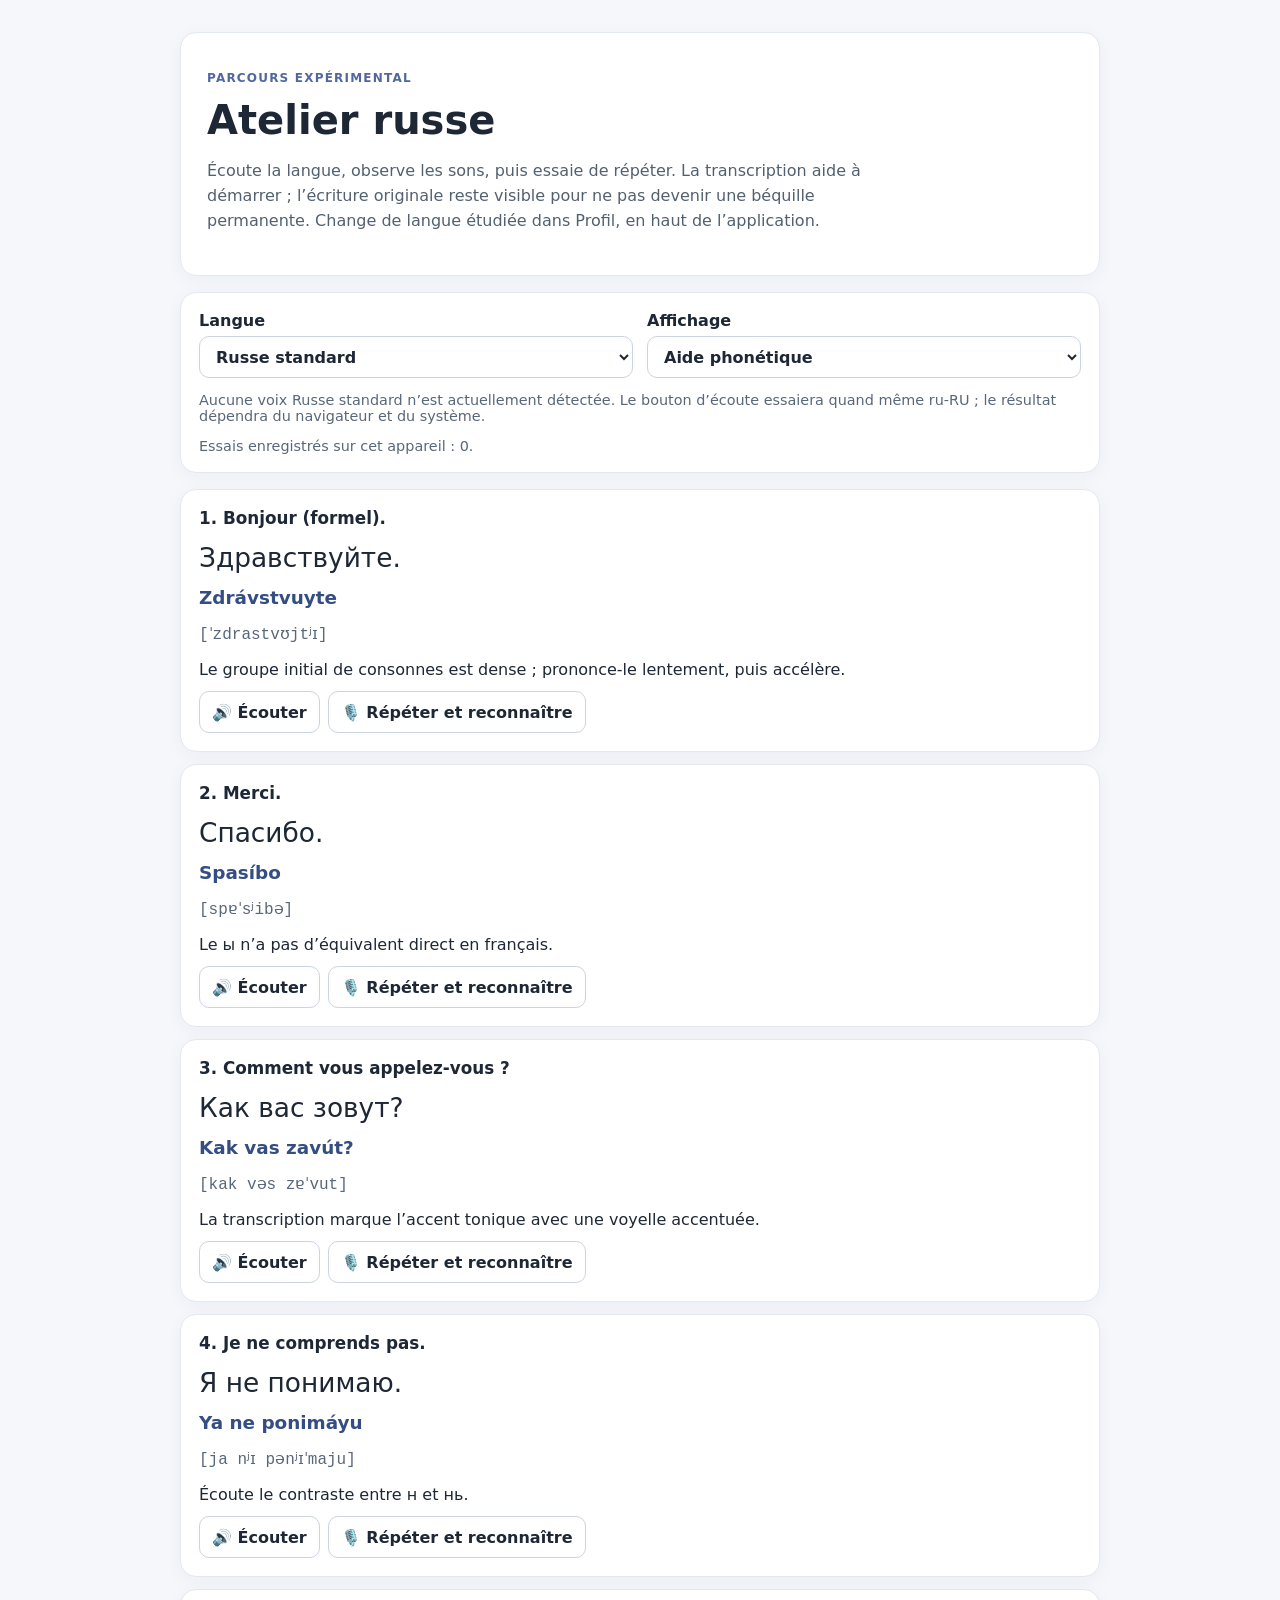
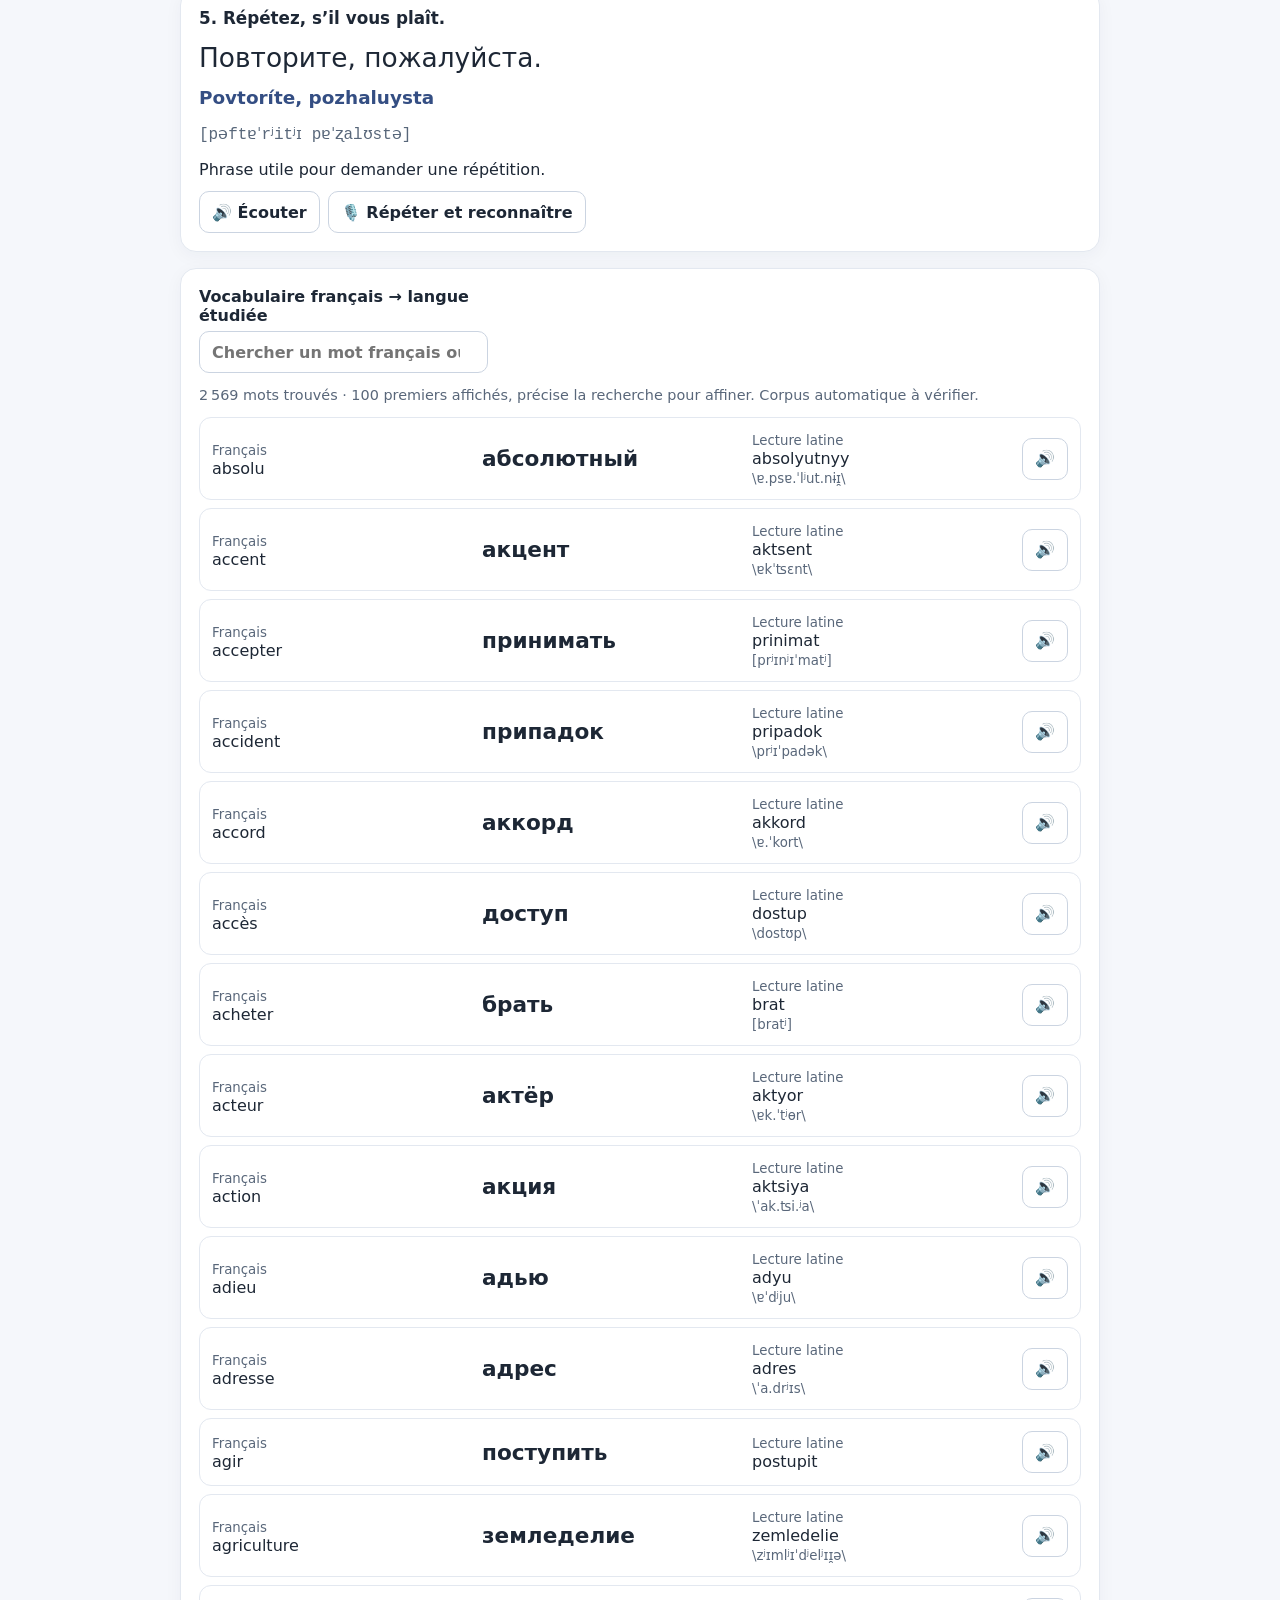
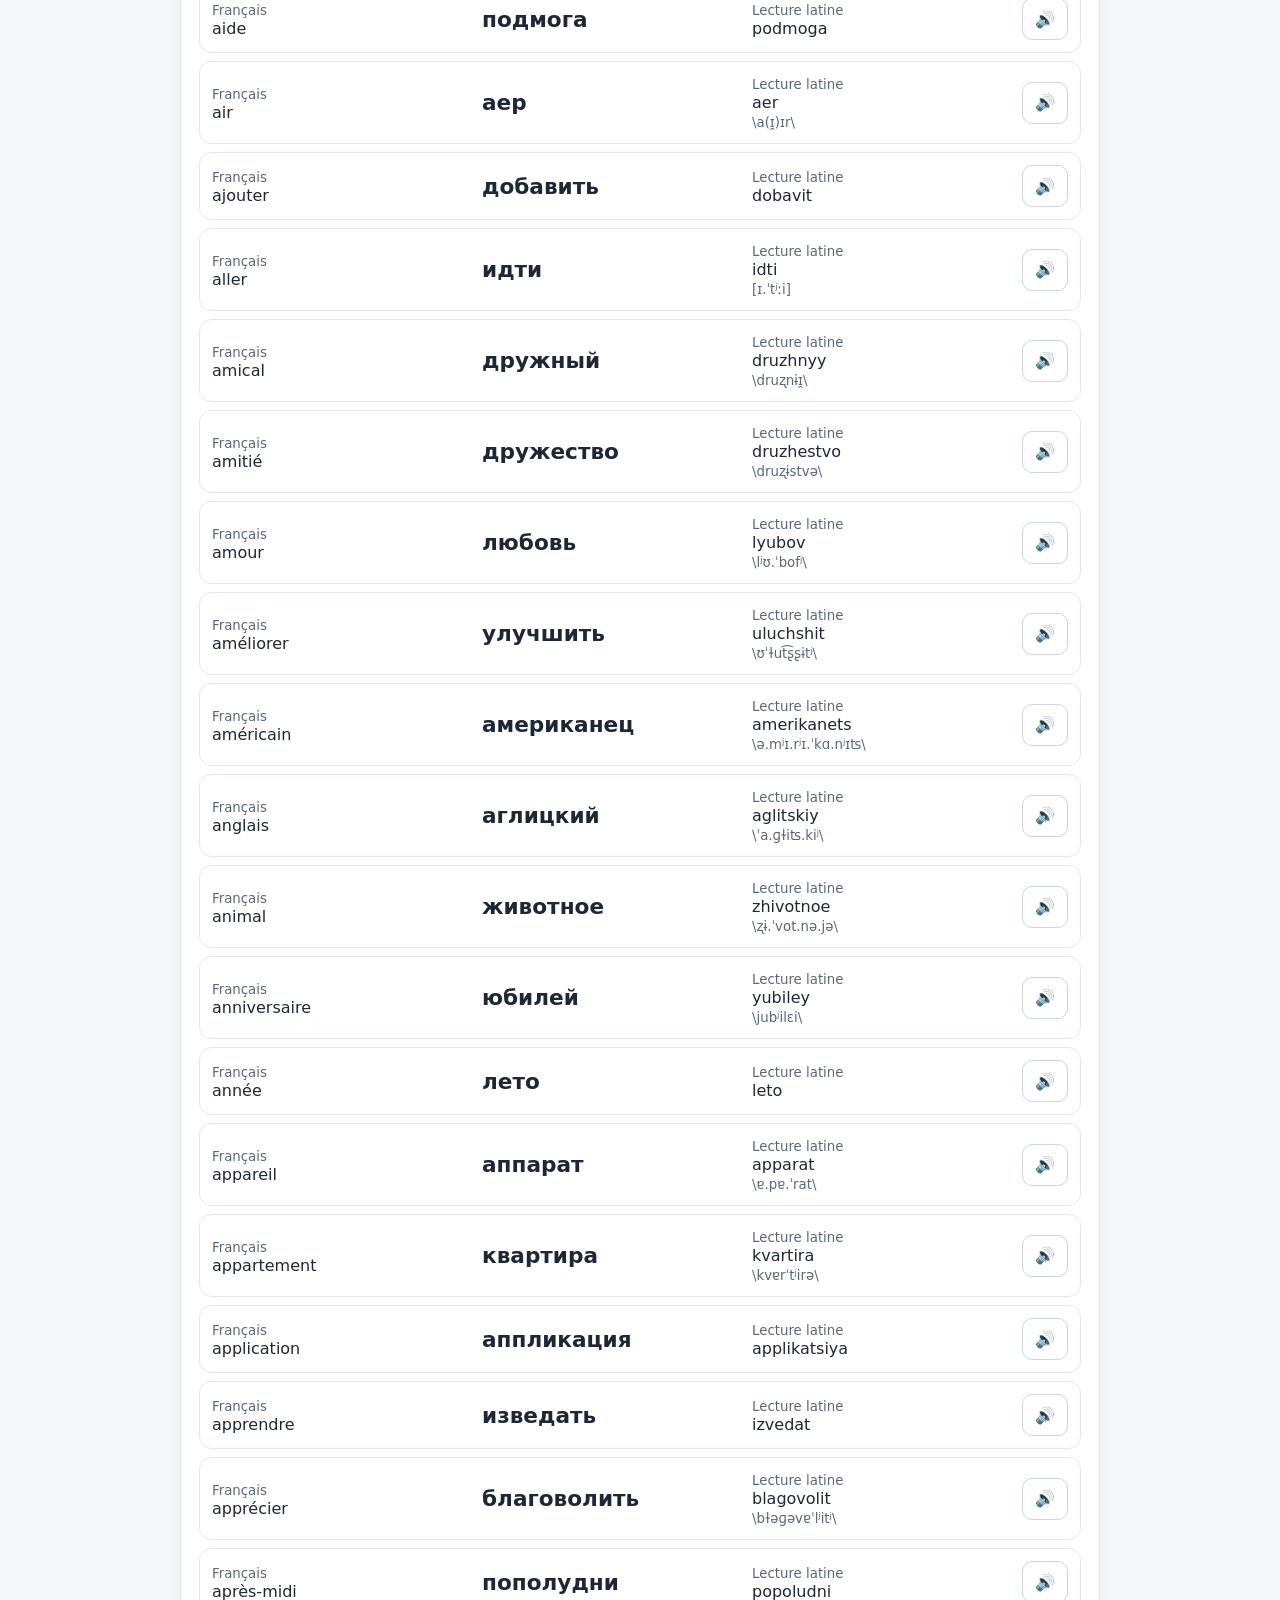
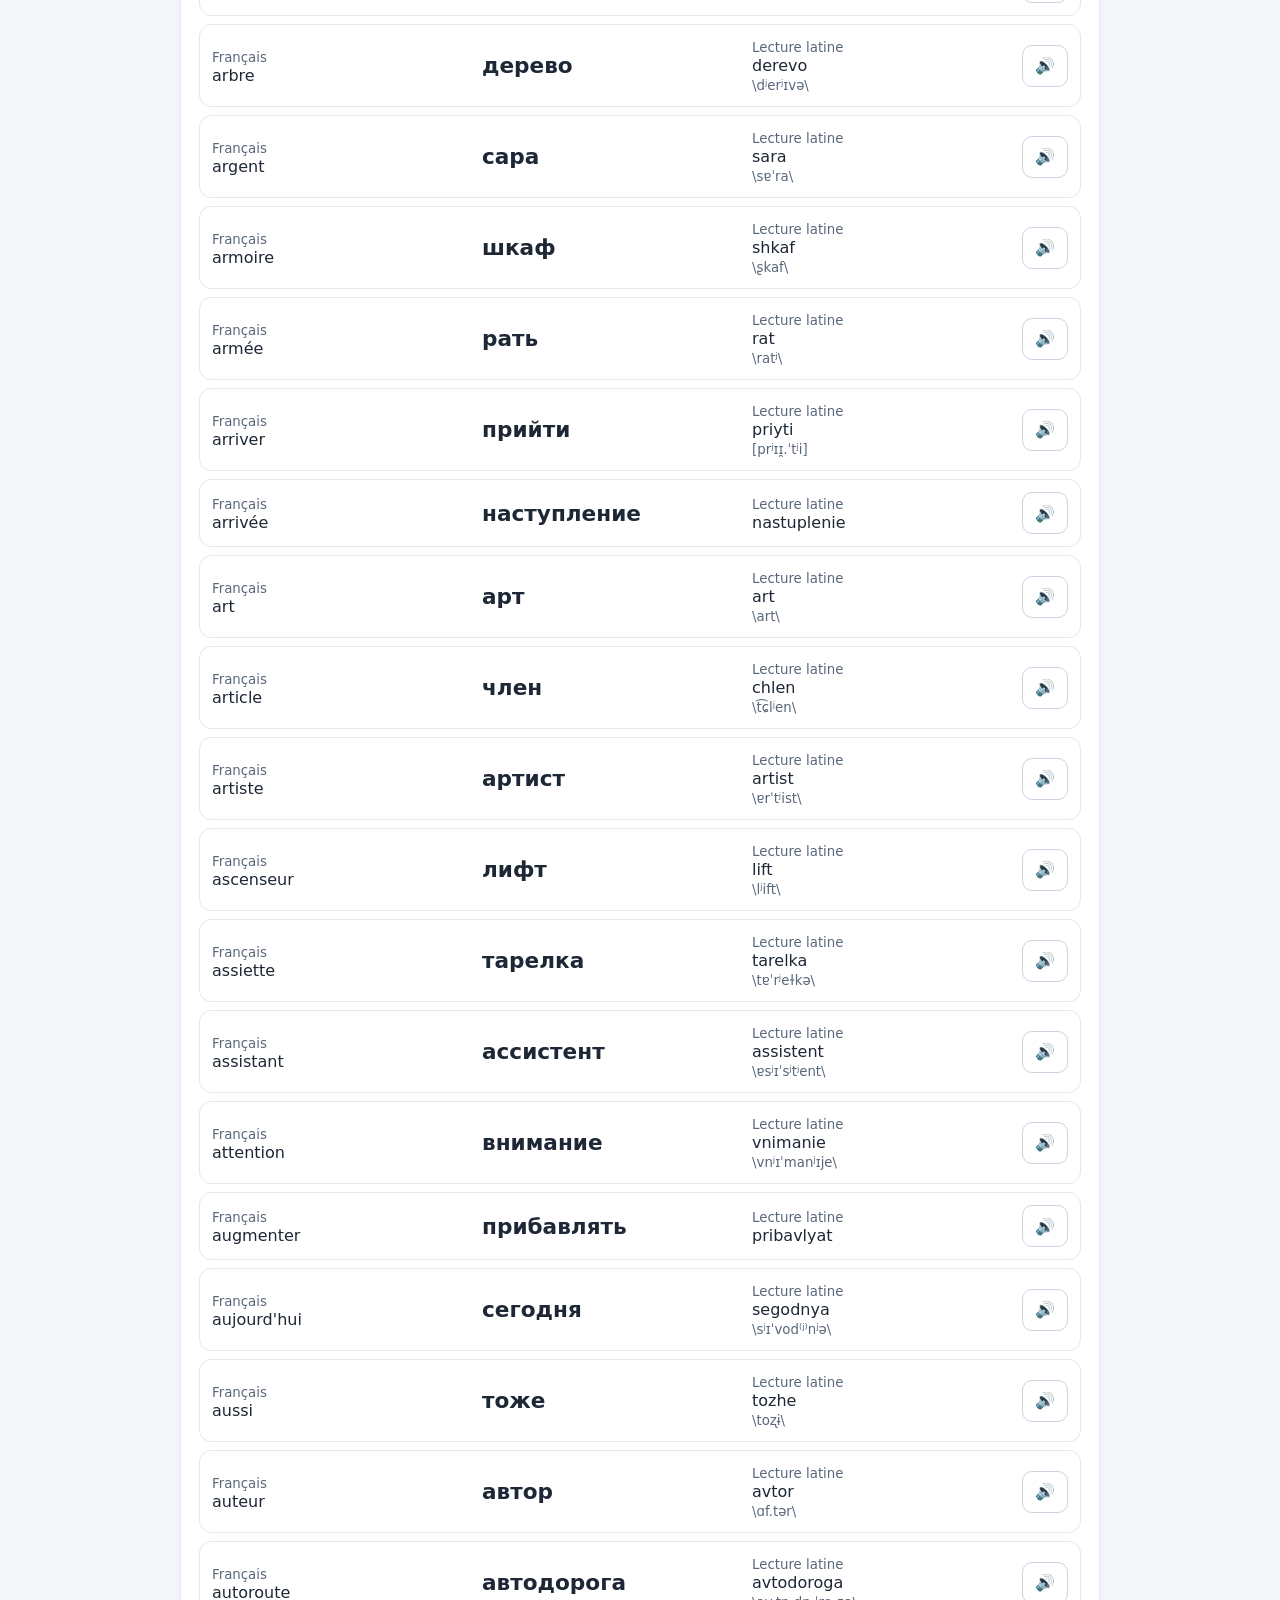
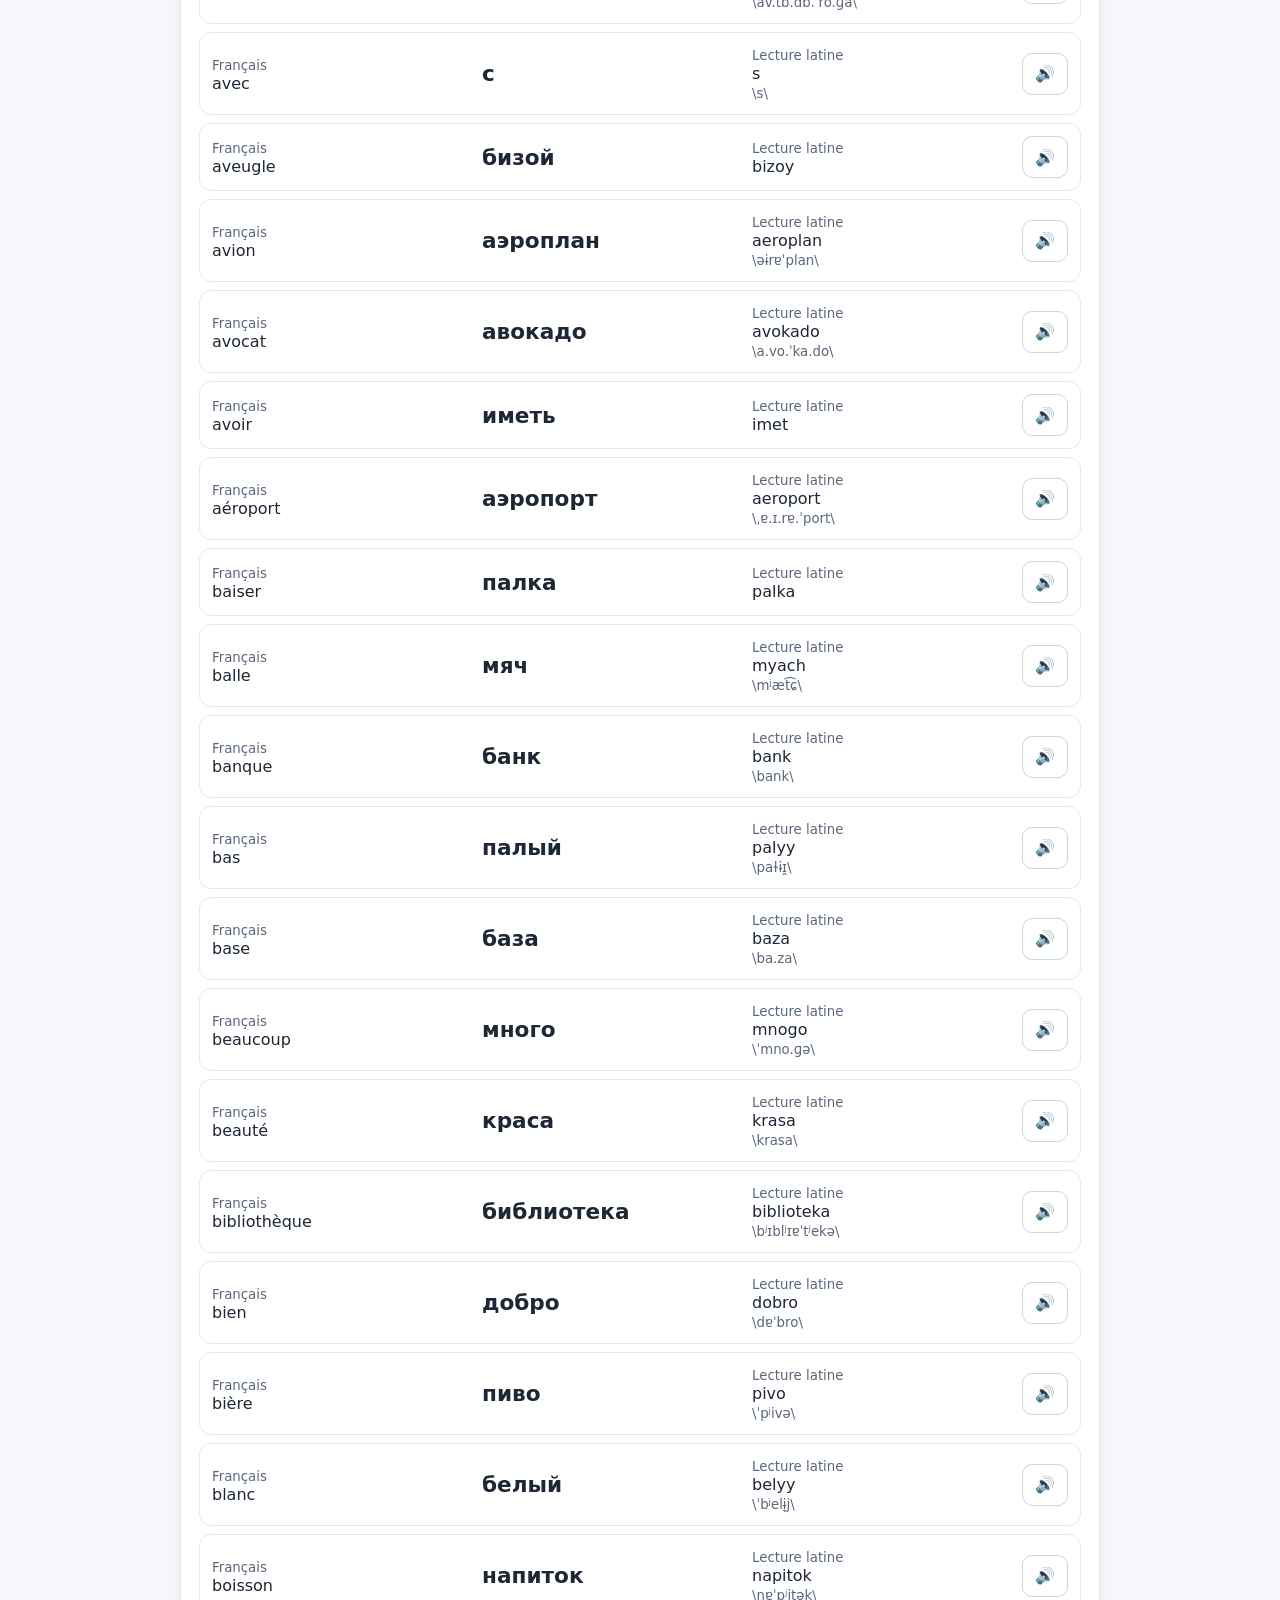
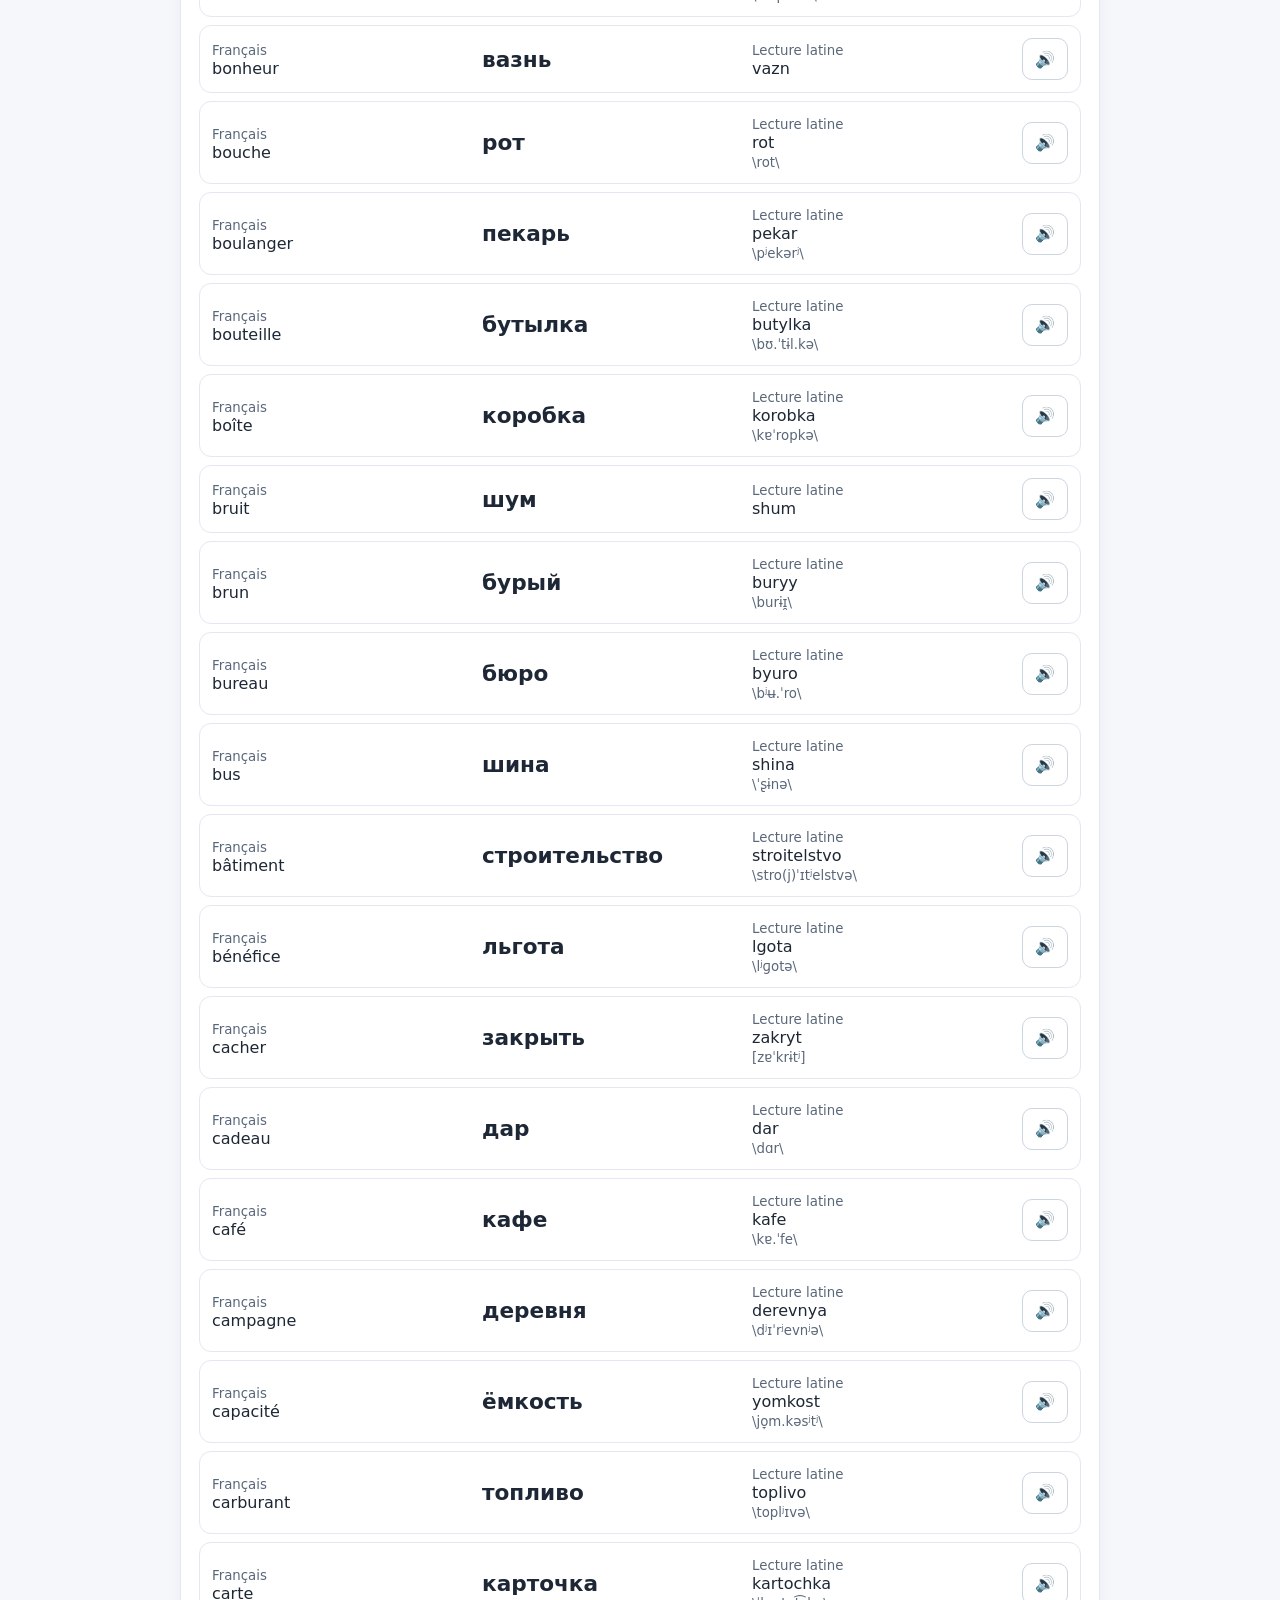
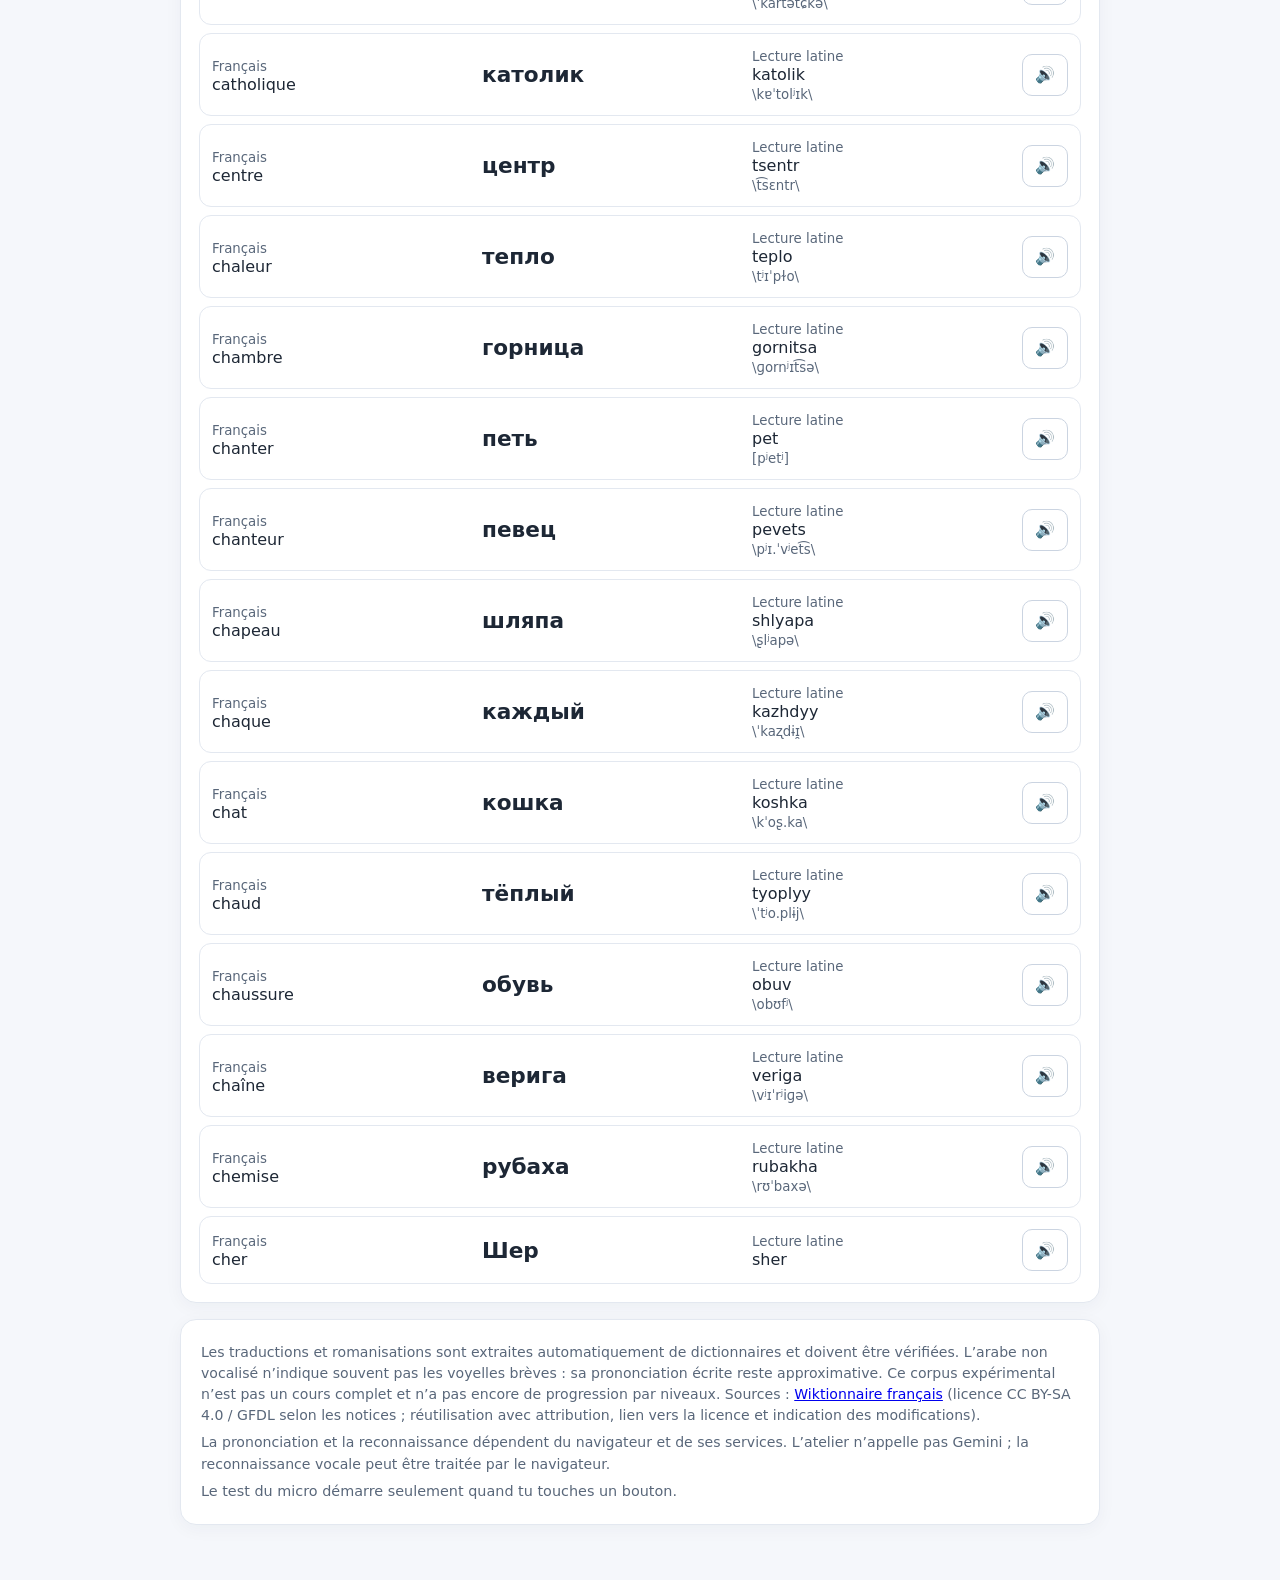
<file: experimental/phonetics/index.html>
<!doctype html>
<html lang="fr">
<head>
  <meta charset="utf-8">
  <meta name="viewport" content="width=device-width, initial-scale=1">
  <meta name="theme-color" content="#f5f7fb">
  <title>Atelier phonétique expérimental</title>
  <link rel="stylesheet" href="phonetics.css">
</head>
<body>
  <main class="shell">
    <header>
      <p class="eyebrow">PARCOURS EXPÉRIMENTAL</p>
      <h1 id="page-title">Atelier de prononciation</h1>
      <p class="intro">Écoute la langue, observe les sons, puis essaie de répéter. La transcription aide à démarrer ; l’écriture originale reste visible pour ne pas devenir une béquille permanente. Change de langue étudiée dans Profil, en haut de l’application.</p>
    </header>

    <section class="controls" aria-label="Réglages de l’atelier">
        <label hidden>Langue
        <select id="language">
          <option value="ru">Russe standard</option>
          <option value="ar">Arabe standard moderne (الفصحى المعاصرة)</option>
        </select>
      </label>
      <label>Affichage
        <select id="display-mode">
          <option value="guided">Aide phonétique</option>
          <option value="native">Écriture originale d’abord</option>
        </select>
      </label>
      <div id="voice-status" class="status" role="status">Recherche des voix installées…</div>
      <div id="practice-count" class="status" role="status"></div>
    </section>

    <section id="phrase-list" class="phrases" aria-live="polite"></section>

    <section class="controls vocabulary-controls" aria-label="Vocabulaire expérimental">
      <label for="word-search">Vocabulaire français → langue étudiée
        <input id="word-search" type="search" placeholder="Chercher un mot français ou sa transcription" autocomplete="off">
      </label>
      <div id="vocab-status" class="status" role="status">Chargement du vocabulaire…</div>
      <div id="word-list" class="words" aria-live="polite"></div>
    </section>

    <footer>
      <p>Les traductions et romanisations sont extraites automatiquement de dictionnaires et doivent être vérifiées. L’arabe non vocalisé n’indique souvent pas les voyelles brèves : sa prononciation écrite reste approximative. Ce corpus expérimental n’est pas un cours complet et n’a pas encore de progression par niveaux. Sources : <a href="https://fr.wiktionary.org/" target="_blank" rel="noreferrer">Wiktionnaire français</a> (licence CC BY-SA 4.0 / GFDL selon les notices ; réutilisation avec attribution, lien vers la licence et indication des modifications).</p>
      <p>La prononciation et la reconnaissance dépendent du navigateur et de ses services. L’atelier n’appelle pas Gemini ; la reconnaissance vocale peut être traitée par le navigateur.</p>
      <p id="mic-status" class="status" role="status">Le test du micro démarre seulement quand tu touches un bouton.</p>
    </footer>
  </main>
  <script src="phrases.js"></script>
  <script src="phonetics.js"></script>
</body>
</html>
</file>
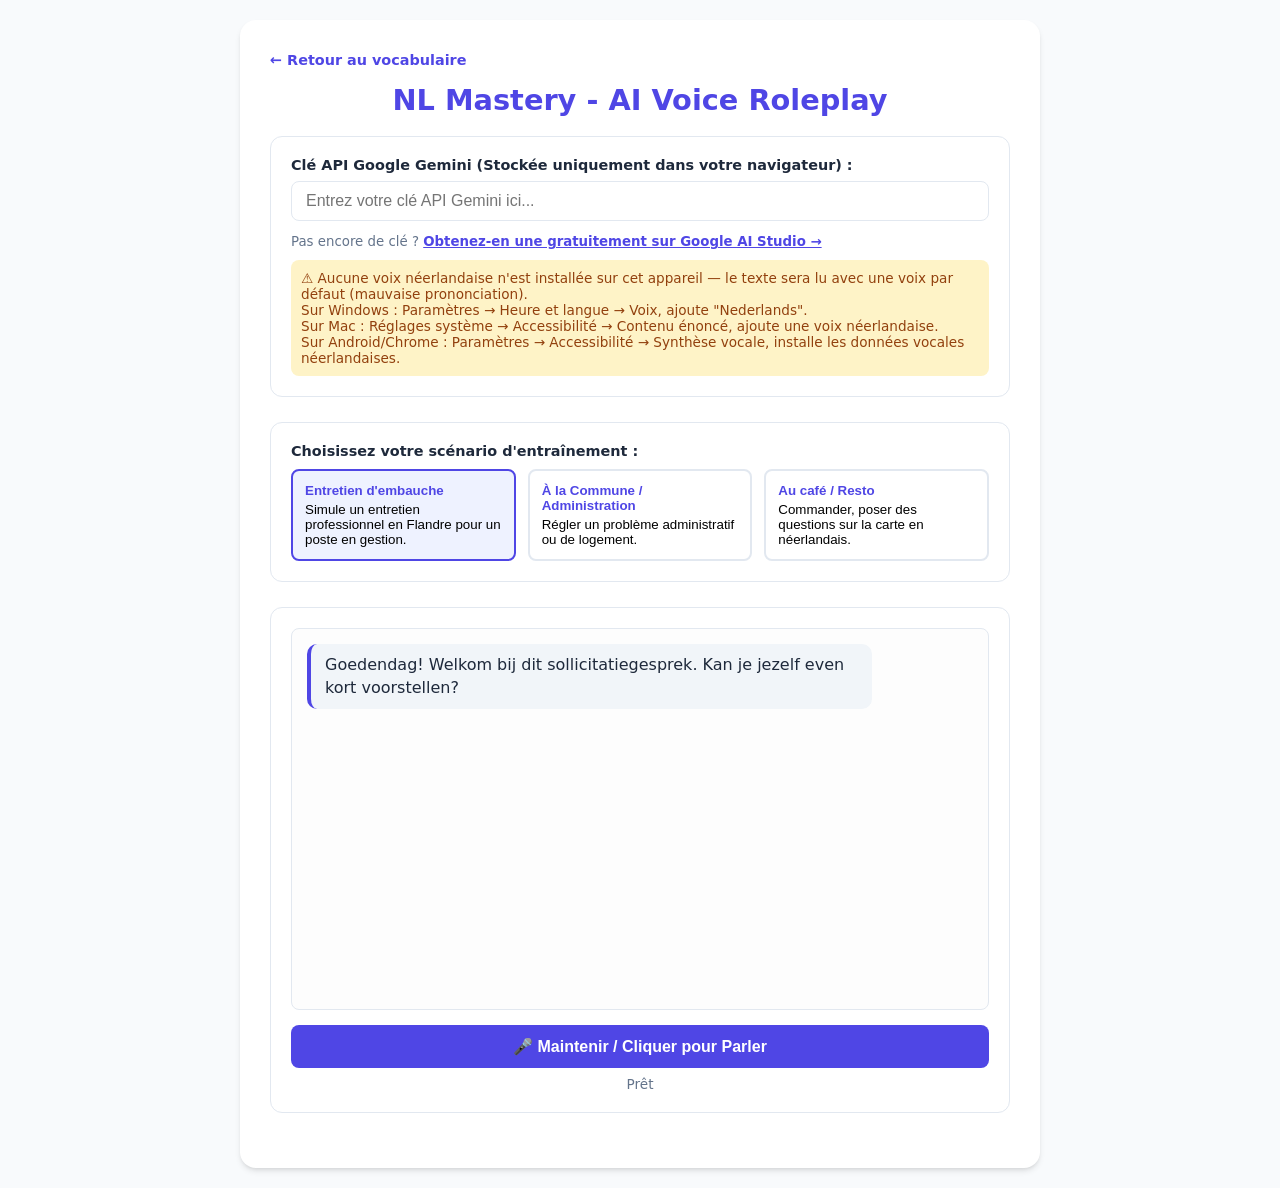
<file: roleplay.html>
<!DOCTYPE html>
<html lang="fr">
<head>
    <meta charset="UTF-8">
    <meta name="viewport" content="width=device-width, initial-scale=1.0">
    <title>NL Mastery - Assistant Vocal & Jeux de Rôle</title>
    <style>
        :root {
            --primary: #4f46e5;
            --primary-hover: #4338ca;
            --bg: #f8fafc;
            --card-bg: #ffffff;
            --text: #1e293b;
            --text-light: #64748b;
            --border: #e2e8f0;
        }

        body {
            font-family: 'Segoe UI', system-ui, -apple-system, sans-serif;
            background-color: var(--bg);
            color: var(--text);
            margin: 0;
            padding: 20px;
            display: flex;
            justify-content: center;
        }

        .container {
            width: 100%;
            max-width: 800px;
            background: var(--card-bg);
            border-radius: 16px;
            box-shadow: 0 4px 6px -1px rgb(0 0 0 / 0.1), 0 2px 4px -2px rgb(0 0 0 / 0.1);
            padding: 30px;
            box-sizing: border-box;
        }

        .back-link {
            display: inline-block;
            margin-bottom: 15px;
            color: var(--primary);
            font-weight: bold;
            text-decoration: none;
            font-size: 0.9rem;
        }

        h1 {
            margin-top: 0;
            color: var(--primary);
            font-size: 1.8rem;
            text-align: center;
        }

        .config-box, .scenario-box, .chat-box {
            margin-bottom: 25px;
            padding: 20px;
            border-radius: 12px;
            border: 1px solid var(--border);
            background: #fff;
        }

        label {
            display: block;
            font-weight: 600;
            margin-bottom: 8px;
            font-size: 0.9rem;
        }

        input[type="password"], select {
            width: 100%;
            padding: 10px 14px;
            border: 1px solid var(--border);
            border-radius: 8px;
            font-size: 1rem;
            box-sizing: border-box;
            margin-bottom: 10px;
        }

        .scenarios-grid {
            display: grid;
            grid-template-columns: repeat(auto-fit, minmax(220px, 1fr));
            gap: 12px;
            margin-top: 10px;
        }

        .scenario-btn {
            padding: 12px;
            border: 2px solid var(--border);
            border-radius: 8px;
            background: white;
            cursor: pointer;
            text-align: left;
            transition: all 0.2s;
        }

        .scenario-btn:hover, .scenario-btn.active {
            border-color: var(--primary);
            background: #eef2ff;
        }

        .scenario-btn strong {
            display: block;
            color: var(--primary);
            margin-bottom: 4px;
        }

        #chat-history {
            height: 350px;
            overflow-y: auto;
            border: 1px solid var(--border);
            border-radius: 8px;
            padding: 15px;
            background: #fdfdfd;
            margin-bottom: 15px;
            display: flex;
            flex-direction: column;
            gap: 12px;
        }

        .message {
            padding: 10px 14px;
            border-radius: 10px;
            max-width: 80%;
            line-height: 1.4;
        }

        .message.user {
            background: var(--primary);
            color: white;
            align-self: flex-end;
        }

        .message.assistant {
            background: #f1f5f9;
            color: var(--text);
            align-self: flex-start;
            border-left: 4px solid var(--primary);
        }

        .controls {
            display: flex;
            gap: 10px;
        }

        button.action-btn {
            flex: 1;
            padding: 12px;
            background: var(--primary);
            color: white;
            border: none;
            border-radius: 8px;
            font-size: 1rem;
            font-weight: 600;
            cursor: pointer;
            transition: background 0.2s;
        }

        button.action-btn:hover {
            background: var(--primary-hover);
        }

        button.action-btn.recording {
            background: #ef4444;
            animation: pulse 1.5s infinite;
        }

        @keyframes pulse {
            0% { opacity: 1; }
            50% { opacity: 0.6; }
            100% { opacity: 1; }
        }

        .status {
            text-align: center;
            font-size: 0.85rem;
            color: var(--text-light);
            margin-top: 8px;
        }
    </style>
</head>
<body>

<div class="container">
    <a href="index.html" class="back-link">← Retour au vocabulaire</a>
    <h1>NL Mastery - AI Voice Roleplay</h1>

    <!-- Étape 1 : Clé API -->
    <div class="config-box">
        <label for="apiKey">Clé API Google Gemini (Stockée uniquement dans votre navigateur) :</label>
        <input type="password" id="apiKey" placeholder="Entrez votre clé API Gemini ici..." onchange="saveApiKey()">
        <small style="color: var(--text-light);">Pas encore de clé ? <a href="https://aistudio.google.com/apikey" target="_blank" rel="noopener" style="color: var(--primary); font-weight: 600;">Obtenez-en une gratuitement sur Google AI Studio →</a></small>
        <div id="voice-warning" style="display:none; margin-top:10px; padding:10px; border-radius:8px; background:#fef3c7; color:#92400e; font-size:0.85rem;"></div>
    </div>

    <!-- Étape 2 : Choix du scénario -->
    <div class="scenario-box">
        <label>Choisissez votre scénario d'entraînement :</label>
        <div class="scenarios-grid">
            <button class="scenario-btn active" onclick="setScenario('interview', this)">
                <strong>Entretien d'embauche</strong>
                Simule un entretien professionnel en Flandre pour un poste en gestion.
            </button>
            <button class="scenario-btn" onclick="setScenario('commune', this)">
                <strong>À la Commune / Administration</strong>
                Régler un problème administratif ou de logement.
            </button>
            <button class="scenario-btn" onclick="setScenario('cafe', this)">
                <strong>Au café / Resto</strong>
                Commander, poser des questions sur la carte en néerlandais.
            </button>
        </div>
    </div>

    <!-- Étape 3 : Zone de discussion -->
    <div class="chat-box">
        <div id="chat-history">
            <div class="message assistant">Hoi ! Choisissez un scénario ci-dessus et cliquez sur "Parler" pour commencer la conversation en néerlandais.</div>
        </div>
        
        <div class="controls">
            <button id="micBtn" class="action-btn" onclick="toggleSpeechRecognition()">🎤 Maintenir / Cliquer pour Parler</button>
        </div>
        <div id="statusText" class="status">Prêt</div>
    </div>
</div>

<script>
    let currentScenario = "interview";
    let isRecording = false;
    let recognition = null;
    let conversationHistory = [];

    // Sauvegarde de la clé API
    function saveApiKey() {
        const key = document.getElementById('apiKey').value;
        localStorage.setItem('gemini_api_key', key);
    }

    window.onload = function() {
        const savedKey = localStorage.getItem('gemini_api_key');
        if (savedKey) {
            document.getElementById('apiKey').value = savedKey;
        }
        initSpeechRecognition();
        checkDutchVoice();
        resetConversation();
    };

    let dutchVoice = null;

    function checkDutchVoice() {
        if (!('speechSynthesis' in window)) return;
        const findVoice = () => {
            const voices = window.speechSynthesis.getVoices();
            dutchVoice = voices.find(v => v.lang.toLowerCase().startsWith('nl')) || null;
            const warningDiv = document.getElementById('voice-warning');
            if (!dutchVoice) {
                warningDiv.style.display = 'block';
                warningDiv.innerHTML = "⚠️ Aucune voix néerlandaise n'est installée sur cet appareil — le texte sera lu avec une voix par défaut (mauvaise prononciation). "
                    + "<br>Sur Windows : Paramètres → Heure et langue → Voix, ajoute \"Nederlands\". "
                    + "<br>Sur Mac : Réglages système → Accessibilité → Contenu énoncé, ajoute une voix néerlandaise. "
                    + "<br>Sur Android/Chrome : Paramètres → Accessibilité → Synthèse vocale, installe les données vocales néerlandaises.";
            } else {
                warningDiv.style.display = 'none';
            }
        };
        findVoice();
        // Sur beaucoup de navigateurs, la liste des voix n'est prête qu'après cet évènement
        window.speechSynthesis.onvoiceschanged = findVoice;
    }

    function setScenario(scenario, btnElement) {
        currentScenario = scenario;
        document.querySelectorAll('.scenario-btn').forEach(b => b.classList.remove('active'));
        btnElement.classList.add('active');
        resetConversation();
    }

    function resetConversation() {
        const historyDiv = document.getElementById('chat-history');
        let welcomeText = "";
        
        if (currentScenario === 'interview') {
            welcomeText = "Goedendag! Welkom bij dit sollicitatiegesprek. Kan je jezelf even kort voorstellen?";
            conversationHistory = [{ role: "model", parts: [{ text: "Tu es un recruteur en Flandre. Fais passer un entretien d'embauche en néerlandais (niveau B1/B2) pour un poste en gestion. Parle exclusivement en néerlandais simple. Pose une seule question à la fois." }] }];
        } else if (currentScenario === 'commune') {
            welcomeText = "Goedendag, loket van de gemeente. Waarmee kan ik u vandaag helpen?";
            conversationHistory = [{ role: "model", parts: [{ text: "Tu es un employé communal en Belgique. Accueille l'habitant en néerlandais et demande-lui la raison de sa visite administrative." }] }];
        } else {
            welcomeText = "Goedendag! Wat kan ik u vandaag aanbieden?";
            conversationHistory = [{ role: "model", parts: [{ text: "Tu es un serveur dans un café en Flandre. Accueille le client en néerlandais." }] }];
        }

        historyDiv.innerHTML = `<div class="message assistant">${welcomeText}</div>`;
        speakText(welcomeText);
    }

    // Initialisation de la reconnaissance vocale du navigateur
    function initSpeechRecognition() {
        window.SpeechRecognition = window.SpeechRecognition || window.webkitSpeechRecognition;
        if (!SpeechRecognition) {
            alert("Votre navigateur ne supporte pas la reconnaissance vocale. Utilisez Google Chrome.");
            return;
        }

        recognition = new SpeechRecognition();
        recognition.lang = 'nl-NL'; // Langue cible : Néerlandais
        recognition.interimResults = false;
        recognition.maxAlternatives = 1;

        recognition.onresult = function(event) {
            const speechToText = event.results[0][0].transcript;
            appendMessage(speechToText, 'user');
            sendToGemini(speechToText);
        };

        recognition.onerror = function(event) {
            document.getElementById('statusText').innerText = "Erreur de reconnaissance vocale : " + event.error;
            stopRecordingUI();
        };

        recognition.onend = function() {
            stopRecordingUI();
        };
    }

    function toggleSpeechRecognition() {
        if (!document.getElementById('apiKey').value) {
            alert("Veuillez renseigner votre clé API Gemini.");
            return;
        }

        if (isRecording) {
            recognition.stop();
        } else {
            try {
                recognition.start();
                startRecordingUI();
            } catch (e) {
                console.error(e);
            }
        }
    }

    function startRecordingUI() {
        isRecording = true;
        const btn = document.getElementById('micBtn');
        btn.classList.add('recording');
        btn.innerText = "🛑 Écoute en cours... Cliquez pour stopper";
        document.getElementById('statusText').innerText = "Parlez en néerlandais...";
    }

    function stopRecordingUI() {
        isRecording = false;
        const btn = document.getElementById('micBtn');
        btn.classList.remove('recording');
        btn.innerText = "🎤 Maintenir / Cliquer pour Parler";
        document.getElementById('statusText').innerText = "Prêt";
    }

    function appendMessage(text, sender) {
        const historyDiv = document.getElementById('chat-history');
        const msgDiv = document.createElement('div');
        msgDiv.className = `message ${sender}`;
        msgDiv.innerText = text;
        historyDiv.appendChild(msgDiv);
        historyDiv.scrollTop = historyDiv.scrollHeight;
    }

    // Appel à l'API Gemini (Modèle Flash gratuit/économique)
    async function sendToGemini(userText) {
        const apiKey = document.getElementById('apiKey').value;
        const url = `https://generativelanguage.googleapis.com/v1beta/models/gemini-3.5-flash-lite:generateContent?key=${apiKey}`;

        // Ajout du message utilisateur à l'historique de l'API
        conversationHistory.push({ role: "user", parts: [{ text: userText }] });

        document.getElementById('statusText').innerText = "L'IA réfléchit...";

        try {
            const response = await fetch(url, {
                method: 'POST',
                headers: { 'Content-Type': 'application/json' },
                body: JSON.stringify({ contents: conversationHistory })
            });

            const data = await response.json();

            if (data.error) {
                // L'API a répondu avec un message d'erreur explicite (clé invalide, quota, modèle inconnu, etc.)
                throw new Error(data.error.message || "Erreur API inconnue");
            }

            if (data.candidates && data.candidates[0].content) {
                const aiResponse = data.candidates[0].content.parts[0].text;

                // Sauvegarde de la réponse dans l'historique
                conversationHistory.push({ role: "model", parts: [{ text: aiResponse }] });

                appendMessage(aiResponse, 'assistant');
                speakText(aiResponse);
                document.getElementById('statusText').innerText = "Prêt";
            } else {
                throw new Error("Réponse invalide de l'API (pas de contenu retourné, peut-être bloqué par un filtre de sécurité)");
            }
        } catch (error) {
            console.error(error);
            document.getElementById('statusText').innerText = `Erreur : ${error.message}`;
        }
    }

    // Synthèse vocale native du navigateur (Text-to-Speech)
    function speakText(text) {
        if ('speechSynthesis' in window) {
            window.speechSynthesis.cancel(); // Stoppe la voix précédente si besoin
            const utterance = new SpeechSynthesisUtterance(text);
            utterance.lang = 'nl-NL'; // Langue cible : Néerlandais
            if (dutchVoice) utterance.voice = dutchVoice; // force une vraie voix néerlandaise si disponible
            utterance.rate = 0.95; // Légèrement plus lent pour l'apprentissage
            window.speechSynthesis.speak(utterance);
        }
    }
</script>

</body>
</html>
</file>
<file: experimental/phonetics/phonetics.css>
:root { color-scheme: light; font-family: system-ui, "Segoe UI", sans-serif; color: #1d2735; background: #f5f7fb; }
* { box-sizing: border-box; }
body { margin: 0; }
.shell { width: min(920px, 100% - 28px); margin: 32px auto 60px; }
.back-link { display: inline-block; margin-bottom: 1rem; color: #3157a4; font-weight: 650; text-decoration: none; }
.back-link:hover { text-decoration: underline; }
header, .controls, .phrase, footer { background: #fff; border: 1px solid #e3e8f0; border-radius: 16px; box-shadow: 0 4px 18px #18243a0b; }
header { padding: 26px; }
.eyebrow { color: #5267a0; font-size: .75rem; font-weight: 800; letter-spacing: .1em; }
h1 { margin: .25em 0; font-size: clamp(1.6rem, 5vw, 2.5rem); }
.intro { max-width: 70ch; color: #526071; line-height: 1.55; }
.controls { display: grid; grid-template-columns: repeat(2, minmax(0, 1fr)); gap: 14px; padding: 18px; margin: 16px 0; }
label { display: grid; gap: 6px; font-weight: 700; }
select, input, button { min-height: 42px; border: 1px solid #cbd4e1; border-radius: 10px; padding: 8px 12px; background: white; color: inherit; font: inherit; }
.status { grid-column: 1 / -1; color: #59677a; font-size: .9rem; }
.phrases { display: grid; gap: 12px; }
.vocabulary-controls { display: grid; grid-template-columns: minmax(240px, 1fr) 2fr; margin-top:16px; }
.words { grid-column: 1 / -1; display: grid; gap: 8px; }
.word { display:grid; grid-template-columns: 1fr 1fr 1fr auto; align-items:center; gap:10px; padding:12px; border:1px solid #e3e8f0; border-radius:12px; background:#fff; }
.word-native { font-size:1.35rem; font-weight:700; }
.word-native[dir="rtl"] { text-align:right; }
.word small { color:#59677a; }
.phrase { padding: 18px; }
.phrase h2 { margin: 0 0 10px; font-size: 1.05rem; }
.native { font-size: 1.65rem; line-height: 1.55; margin: 8px 0; }
.native[dir="rtl"] { text-align: right; font-family: "Noto Naskh Arabic", "Amiri", "Noto Sans Arabic", serif; }
.roman { font-size: 1.15rem; font-weight: 700; color: #344e83; margin: 6px 0; }
.ipa { font-family: ui-monospace, monospace; color: #58677a; }
.translation { margin: 10px 0; }
.note { color: #687588; font-size: .88rem; }
.buttons { display: flex; flex-wrap: wrap; gap: 8px; margin-top: 12px; }
button { cursor: pointer; font-weight: 650; }
button:hover { background: #f3f6fc; }
button:focus-visible, select:focus-visible { outline: 3px solid #8aabff; outline-offset: 2px; }
footer { margin-top: 16px; padding: 16px 20px; color: #59677a; font-size: .88rem; line-height: 1.5; }
footer p { margin: 6px 0; }
@media (max-width: 680px) { .controls, .vocabulary-controls { grid-template-columns: 1fr; } .status, .words { grid-column: auto; } .word { grid-template-columns:1fr 1fr; } .shell { margin-top: 14px; } header { padding: 20px; } }
</file>
